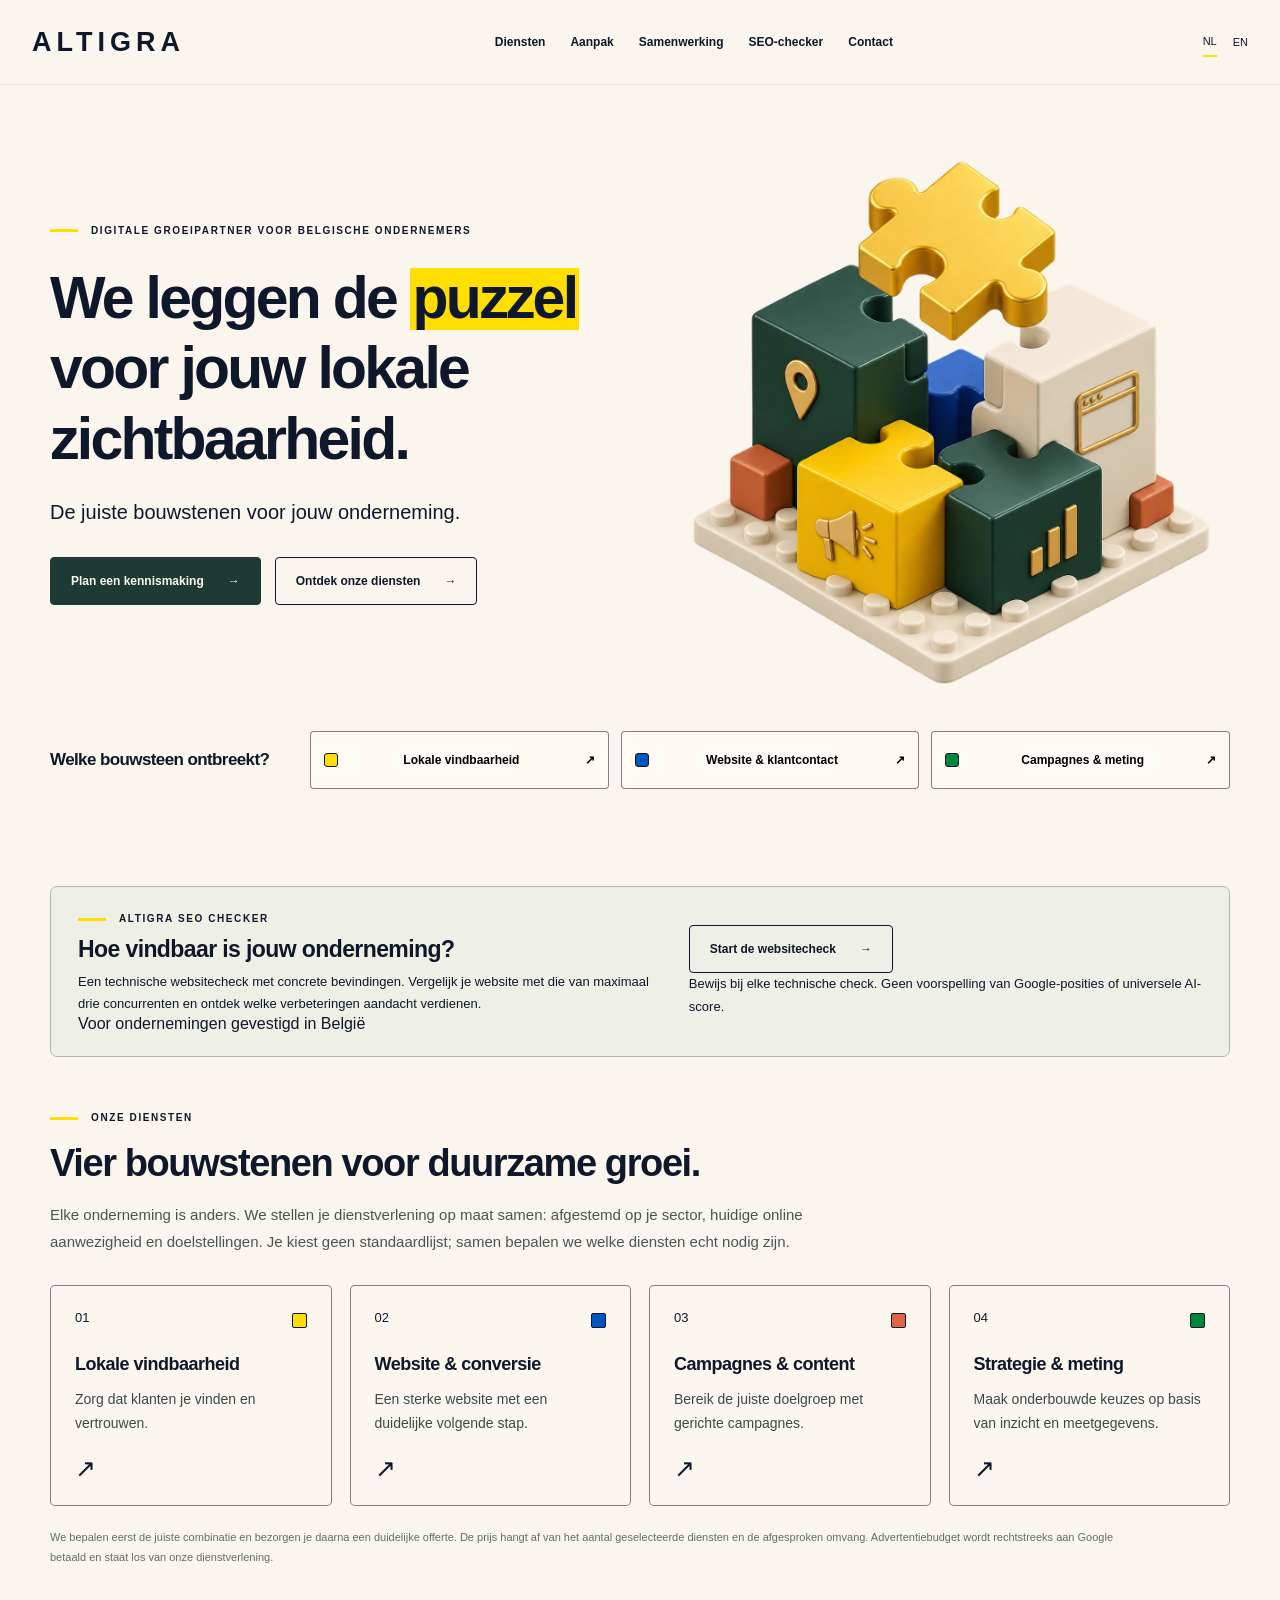
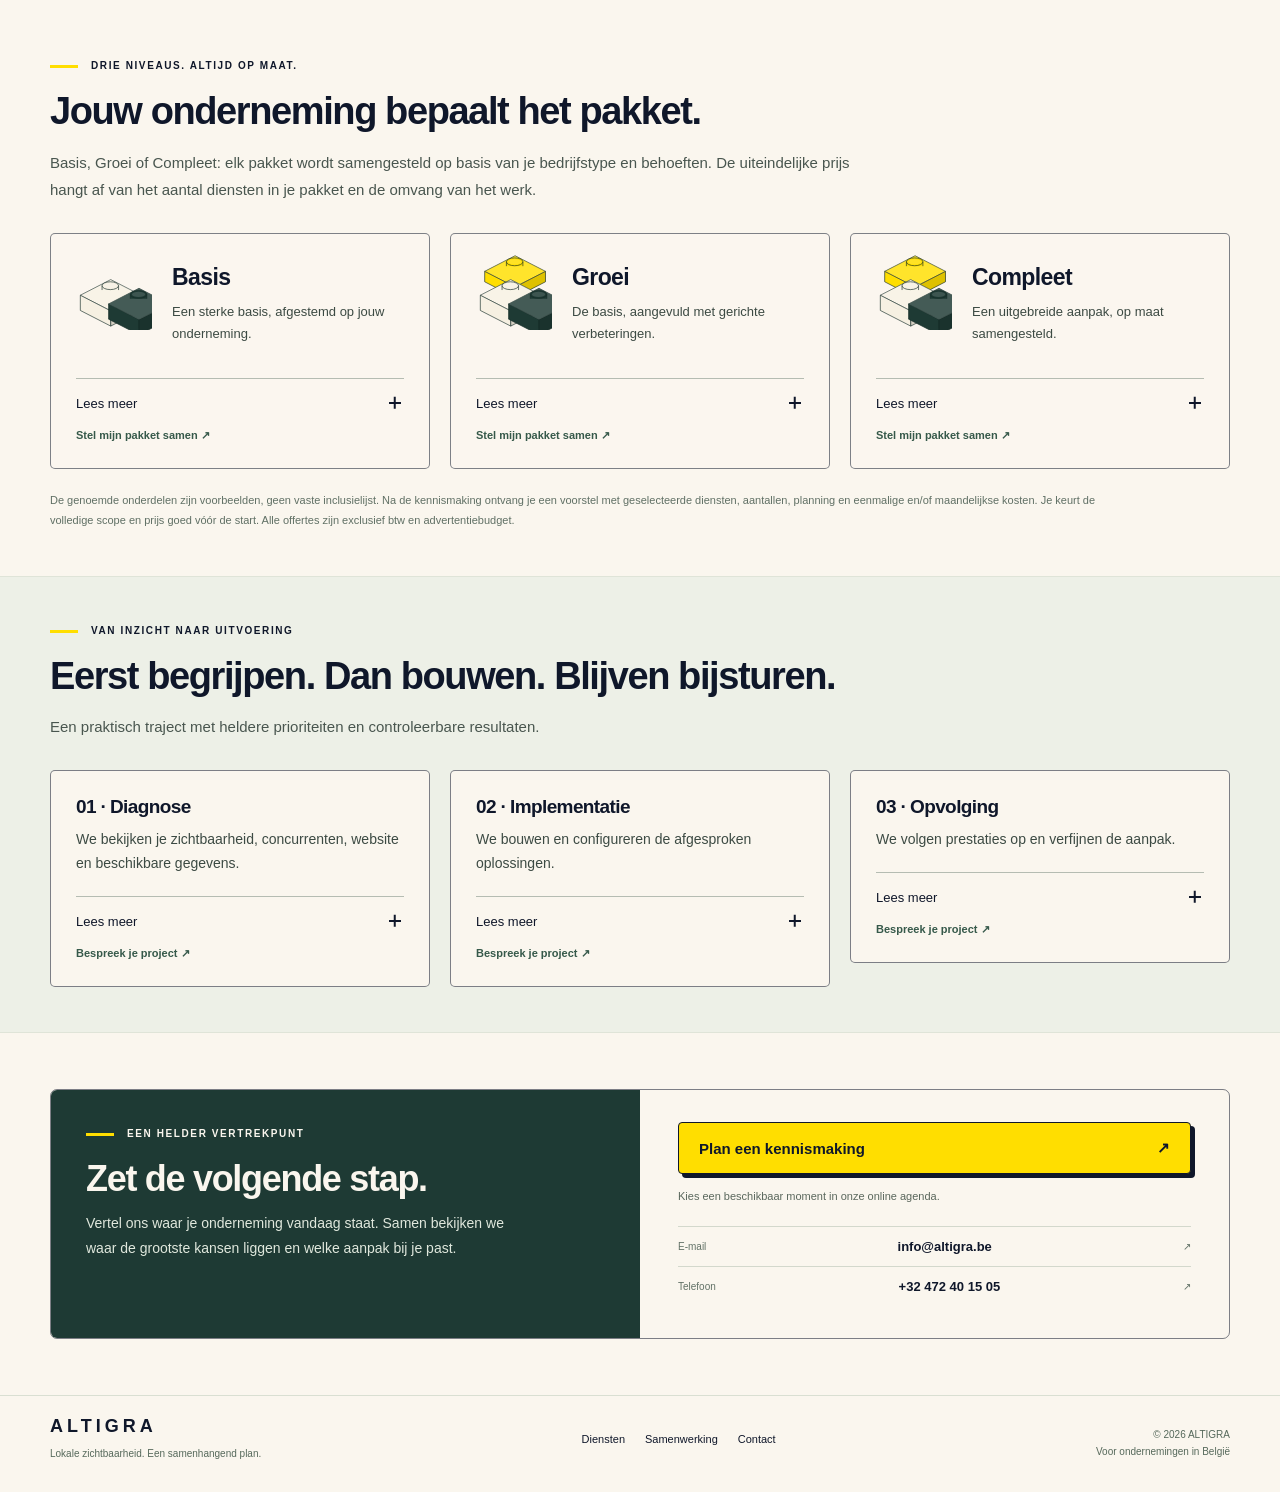
<file: index.html>
<!DOCTYPE html>
<html data-release="puzzle-render-20261025" lang="nl" data-lang="nl">
<head>
<!-- Google tag (gtag.js) -->
<script async src="https://www.googletagmanager.com/gtag/js?id=G-3SEED0XBE9"></script>
<script>
  window.dataLayer = window.dataLayer || [];
  function gtag(){dataLayer.push(arguments);}
  gtag('js', new Date());
  gtag('config', 'G-3SEED0XBE9');
</script>
<meta charset="UTF-8">
<meta name="viewport" content="width=device-width, initial-scale=1, viewport-fit=cover">
<title>ALTIGRA — Lokale zichtbaarheid & digitale groei</title>
<link rel="icon" href="data:image/svg+xml,%3Csvg xmlns=%27http://www.w3.org/2000/svg%27 viewBox=%270 0 100 100%27%3E%3Ctext y=%27.9em%27 font-size=%2790%27%3E%F0%9F%A7%A9%3C/text%3E%3C/svg%3E">
<meta name="description" content="Altigra: lokale SEO, Google Bedrijfsprofiel, websites, Google Ads en content. Ontdek onze diensten en pakketten op maat.">
<link rel="preconnect" href="https://fonts.googleapis.com">
<link rel="preconnect" href="https://fonts.gstatic.com" crossorigin>
<link href="https://fonts.googleapis.com/css2?family=Chakra+Petch:wght@700&family=Space+Mono:wght@400;700&family=Fraunces:ital,opsz,wght@0,9..144,700;1,9..144,400&display=swap" rel="stylesheet">
<style>
:root{--ink:#0f172a;--paper:#faf6ee;--green:#1e3a34;--yellow:#ffde00}*{box-sizing:border-box}html{scroll-behavior:smooth;scroll-padding-top:92px}body{margin:0;background:var(--paper);color:var(--ink);font-family:Inter,Arial,sans-serif;-webkit-font-smoothing:antialiased}a{color:inherit}button{font:inherit}a,button,summary{-webkit-tap-highlight-color:transparent}a:focus-visible,button:focus-visible,summary:focus-visible{outline:3px solid #0055bf;outline-offset:5px}[hidden]{display:none!important}[data-lang=nl] .en,[data-lang=en] .nl{display:none!important}.wrap{width:min(1180px,calc(100% - 64px));margin:auto}header{background:#faf6eef2;position:sticky;top:0;z-index:20;backdrop-filter:blur(12px);border-bottom:1px solid #0f172a15}.nav{width:min(1260px,calc(100% - 64px));margin:auto;display:flex;align-items:center;justify-content:space-between;gap:28px;min-height:84px}.logo{text-decoration:none;font-weight:850;letter-spacing:5px;font-size:27px;text-transform:uppercase}.nav nav{display:flex;align-items:center;gap:25px}.nav nav a{text-decoration:none;font-size:12px;font-weight:550}.nav nav a:hover{color:#00853d}.right{display:flex;align-items:center}.right>.btn{display:none}.lang{display:flex;gap:16px}.lang button{border:0;background:transparent;padding:8px 0;font-size:11px;cursor:pointer;color:var(--ink)}.lang button[aria-pressed=true]{border-bottom:2px solid var(--yellow)}.hero{display:grid;grid-template-columns:1fr 1fr;align-items:center;gap:8px;padding:48px 0 32px;min-height:560px}.tag{display:block;font-size:10px;font-weight:700;letter-spacing:1.6px;text-transform:uppercase;line-height:1.8}.tag:before{content:"";display:inline-block;width:28px;height:3px;background:var(--yellow);margin-right:13px;vertical-align:middle}.hero h1{font-size:clamp(40px,4.6vw,62px);line-height:1.07;letter-spacing:-2.7px;margin:23px 0 22px;max-width:650px;font-weight:800}.hero mark{background:var(--yellow);color:var(--ink);padding:0 5px;margin-left:-5px}.lead{font-size:20px;line-height:1.65;margin:0 0 28px}.btns{display:flex;gap:14px;flex-wrap:wrap}.btn{display:inline-flex;align-items:center;justify-content:space-between;gap:24px;padding:16px 20px;border:1.5px solid var(--ink);border-radius:4px;text-decoration:none;font-size:12px;font-weight:700}.btn.f{background:var(--green);color:var(--paper);border-color:var(--green)}.btn.m{background:transparent}.btn:hover{transform:translateY(-2px)}.hero-art{min-width:0}.system-art{display:block;width:112%;max-width:none;margin-left:-5%;overflow:visible}.floating-piece{animation:snap-in .9s cubic-bezier(.2,.8,.3,1) both}@keyframes snap-in{from{transform:translateY(-24px);opacity:0}to{transform:translateY(0);opacity:1}}.build-explorer{display:grid;grid-template-columns:240px 1fr;align-items:center;gap:20px;padding:5px 0 52px}.build-explorer h2{font-size:17px;letter-spacing:-.6px;margin:0}.build-options{display:grid;grid-template-columns:repeat(3,1fr);gap:12px}.build-options button{display:flex;align-items:center;text-align:left;gap:10px;justify-content:space-between;min-height:58px;padding:13px;border:1px solid #0f172a88;border-radius:4px;background:#fffaf2;font-size:12px;font-weight:650;cursor:pointer}.build-options button[aria-expanded=true]{background:#fff5b7;box-shadow:3px 3px 0 #0f172a}.dot{display:block;width:14px;height:14px;border:1px solid #0f172a;border-radius:3px;flex:none}.yellow{background:#ffde00}.blue{background:#0055bf}.green{background:#00853d}.build-result{grid-column:1/-1;padding:20px 24px;background:#fff8cc;border:1px solid #c4b659;border-radius:6px}.build-result p{font-size:14px;line-height:1.7;margin:0 0 10px}.build-result a{font-size:13px;font-weight:700}
section{padding:45px 0}.sh{max-width:900px;margin-bottom:30px}.sh h2{font-size:38px;line-height:1.15;letter-spacing:-1.4px;margin:15px 0}.sh>p{font-size:15px;line-height:1.8;color:#49564f;max-width:810px;margin:13px 0 0}.brick-decor,.puzzle-decor{display:none}.logic-panel{display:flex;justify-content:space-between;align-items:center;gap:30px;border:1px solid #aeb8ae;background:#eef0e5;border-radius:7px;padding:23px 27px;margin-bottom:52px}.logic-panel h2{font-size:23px;letter-spacing:-.6px;margin:8px 0}.logic-panel p{font-size:13px;line-height:1.7;margin:0;max-width:620px}.logic-panel .small{display:block;margin-top:7px;font-size:10px}.logic-panel .btn{white-space:nowrap}.logic-panel .logic-tags{display:none}.service-groups{display:grid;grid-template-columns:repeat(4,1fr);gap:18px;align-items:start}.service-group{min-width:0;border:1px solid #0f172a88;border-radius:5px;background:#fffaf340;overflow:hidden}.service-group summary{list-style:none;cursor:pointer;padding:24px;position:relative;min-height:210px}.service-group summary::-webkit-details-marker{display:none}.group-marker{display:block;font-size:13px;margin-bottom:28px}.group-marker:after{content:"";position:absolute;right:24px;top:27px;width:13px;height:13px;background:#ffde00;border:1px solid #0f172a;border-radius:2px}.service-group.web .group-marker:after{background:#0055bf}.service-group.campaigns .group-marker:after{background:#df6447}.service-group.strategy .group-marker:after{background:#00853d}.service-group h3{font-size:18px;line-height:1.3;letter-spacing:-.5px;margin:0 0 12px}.service-group summary p{font-size:14px;line-height:1.7;margin:0;color:#3c4a43}.service-arrow{display:block;margin-top:20px;font-size:25px;line-height:1}.service-group[open] .service-arrow{transform:rotate(90deg);transform-origin:12px 12px}.group-services{list-style:none;margin:0;padding:0 24px 24px}.group-services li{padding:17px 0;border-top:1px solid #cfd3c9}.group-services h4{font-size:14px;line-height:1.5;margin:0 0 6px}.group-services p{font-size:12px;line-height:1.7;margin:0;color:#526056}.fine{font-size:11px;line-height:1.8;color:#607065;margin:22px 0 0;max-width:1080px}
.grid3{display:grid;grid-template-columns:repeat(3,1fr);gap:20px;align-items:start}.compact-card{padding:25px;border:1px solid #0f172a88;border-radius:5px;background:#fffaf330;min-width:0}.compact-card h3{font-size:23px;letter-spacing:-.6px;margin:0 0 10px}.compact-card p{font-size:14px;line-height:1.7;margin:0;color:#3c4a43}.package-tagline{min-height:46px}.card-details{margin-top:20px;border-top:1px solid #b5bcb2}.card-details summary{display:flex;align-items:center;justify-content:space-between;list-style:none;padding:15px 0 0;cursor:pointer;font-size:13px}.card-details summary::-webkit-details-marker{display:none}.detail-toggle{width:18px;height:18px;position:relative}.detail-toggle:before,.detail-toggle:after{content:"";position:absolute;background:currentColor;top:8px;left:3px;width:12px;height:1.5px}.detail-toggle:after{transform:rotate(90deg)}details[open]>.detail-toggle:after,.card-details[open] .detail-toggle:after{transform:rotate(0)}.card-details-body{padding-top:17px}.card-details-body ul{list-style:none;padding:0;font-size:12px;line-height:1.8}.card-details-body li{margin:9px 0}.card-details-body li:before{content:"— ";color:#66816c}.package-examples{display:block;font-size:10px;font-weight:700;text-transform:uppercase;margin-top:18px;letter-spacing:1px}.tailored-price{border-top:1px solid #c5cebf;padding-top:15px;margin-top:15px}.tailored-price strong{font-size:14px}.tailored-price p{font-size:11px;margin-top:5px}.service-link{font-size:11px;display:inline-block;margin-top:17px;text-decoration:none;font-weight:650;color:#36594a}.plan-icon{width:76px;height:76px;float:left;margin-right:20px;margin-top:-5px}.plan-card h3{padding-top:5px}.plan-card .package-tagline{font-size:13px;min-height:57px}.plan-card .card-details{clear:both}#process{background:#edf0e7;border-top:1px solid #dfe4d8;border-bottom:1px solid #dfe4d8}#process h3{font-size:19px}#process .compact-card{background:#faf6ee}
#book{padding:56px 0}.contact-panel{display:grid;grid-template-columns:1fr 1fr;border:1px solid #0f172a88;border-radius:7px;overflow:hidden}.contact-story{padding:35px;background:#1e3a34;color:#faf6ee}.contact-story h2{font-size:36px;line-height:1.1;letter-spacing:-1.3px;margin:16px 0 12px}.contact-story>p{font-size:14px;line-height:1.8;margin:0;max-width:420px;color:#e0e8dd}.contact-promises{display:none}.contact-actions{padding:32px 38px;align-self:center}.contact-eyebrow{display:none}.contact-book{display:flex;align-items:center;justify-content:space-between;gap:20px;padding:16px 20px;background:#ffde00;border:1.5px solid #0f172a;box-shadow:4px 4px 0 #0f172a;border-radius:4px;text-decoration:none;font-size:15px;font-weight:700}.contact-note{font-size:11px;color:#5a675c;line-height:1.7;margin:13px 0 20px}.contact-divider{display:none}.contact-method{display:flex;gap:12px;text-decoration:none;align-items:center;justify-content:space-between;border-top:1px solid #d3d8cc;padding:12px 0;font-size:12px}.contact-method>span{font-size:10px;color:#617166}.contact-method strong{font-size:13px}.site-footer{padding:20px 0 30px;border-top:1px solid #d9dfd2}.footer-main{display:flex;align-items:center;justify-content:space-between;gap:22px}.site-footer .logo{font-size:18px;letter-spacing:4px}.site-footer p{font-size:10px;line-height:1.7;color:#56695b;margin:8px 0 0}.site-footer nav{display:flex;gap:20px}.site-footer nav a{font-size:11px;text-decoration:none}.footer-copy{text-align:right}.build-options button:hover,.service-group:hover{border-color:#00853d}summary:hover{color:#1e5940}
@media(min-width:1450px){.hero h1{font-size:65px}}
@media(max-width:1000px){.nav{gap:16px}.nav nav{gap:15px}.hero h1{font-size:46px}.build-explorer{grid-template-columns:1fr}.service-groups{grid-template-columns:repeat(2,1fr)}.service-group summary{min-height:190px}.plan-icon{width:52px;height:52px;margin-right:13px}.compact-card{padding:21px}.logic-panel{flex-direction:column;align-items:flex-start}}
@media(max-width:760px){html{scroll-padding-top:135px}.wrap,.nav{width:calc(100% - 36px)}.nav{padding:17px 0;min-height:0;flex-wrap:wrap;gap:16px}.logo{font-size:23px}.nav nav{order:3;width:100%;gap:17px;justify-content:space-between}.nav nav a{font-size:10px}.right{margin-left:auto}.hero{grid-template-columns:1fr;padding:38px 0 0;gap:0;min-height:0}.hero h1{font-size:43px;letter-spacing:-1.8px;margin-top:19px}.hero .tag{font-size:8px;letter-spacing:1px}.lead{font-size:17px}.btn{font-size:11px;padding:14px 15px;gap:13px}.hero-art{width:100%;max-width:470px;justify-self:center;margin-top:12px}.system-art{width:100%;margin:0}.build-explorer{padding-bottom:20px;gap:15px}.build-options{grid-template-columns:1fr;gap:9px}.build-options button{min-height:48px;padding:12px 15px}.build-explorer h2{font-size:19px}.build-result{padding:18px}.sh h2{font-size:29px;letter-spacing:-1px}.sh>p{font-size:13px}.tag{font-size:9px}.service-groups,.grid3{grid-template-columns:1fr;gap:14px}.service-group summary{min-height:0;padding:21px}.service-group h3{font-size:19px}.group-marker{margin-bottom:16px}.group-marker:after{right:22px;top:23px}.service-group summary p{font-size:13px}.service-arrow{margin-top:14px}.group-services{padding:0 21px 21px}.logic-panel{padding:21px;margin-bottom:34px;gap:18px}.logic-panel h2{font-size:22px}.logic-panel p{font-size:12px}section{padding:30px 0}.sh{margin-bottom:23px}.plan-icon{width:62px;height:62px;margin-right:20px}.plan-card .package-tagline{min-height:42px}.compact-card{padding:22px}.compact-card h3{font-size:23px}.contact-panel{grid-template-columns:1fr}.contact-story{padding:29px}.contact-story h2{font-size:32px}.contact-actions{padding:27px}.contact-book{font-size:14px}.footer-main{align-items:flex-start;flex-wrap:wrap}.footer-copy{text-align:left}.site-footer nav{gap:15px}#book{padding:34px 0}.fine{font-size:10px}}
@media(prefers-reduced-motion:reduce){html{scroll-behavior:auto}.floating-piece{animation:none}.btn:hover{transform:none}}
.hero{gap:30px;grid-template-columns:1.05fr 1fr}.hero-art{min-width:0}.puzzle-render{display:block;width:100%;height:auto;max-width:620px;margin:auto}.hero h1{line-height:1.14}.hero h1 mark{background:linear-gradient(transparent 8%,#ffde00 8%,#ffde00 90%,transparent 90%);padding:0 .06em;margin:0;box-decoration-break:clone;-webkit-box-decoration-break:clone}@media(max-width:760px){.hero{grid-template-columns:1fr;gap:18px}.puzzle-render{max-width:460px}.hero-art{margin-top:0}}.hero h1{line-height:1.2}.hero h1 mark{display:inline-block;background:#ffde00;line-height:1.02;padding:0 .05em .04em;margin:.05em 0;vertical-align:baseline}</style>
<link href="https://fonts.googleapis.com/css2?family=DM+Sans:wght@400;500;600;700&family=Manrope:wght@400;500;600;700;800&display=swap" rel="stylesheet">
</head>
<body><svg width="0" height="0" style="position:absolute" aria-hidden="true"><defs><linearGradient id="brick-top" x1="0" y1="0" x2="1" y2="1"><stop stop-color="white" stop-opacity=".27"/><stop offset="1" stop-color="white" stop-opacity="0"/></linearGradient><linearGradient id="stud-shine" x1="0" y1="0" x2="0" y2="1"><stop stop-color="white" stop-opacity=".55"/><stop offset="1" stop-color="white" stop-opacity=".08"/></linearGradient><symbol id="brick-3d" viewBox="0 0 260 210"><path d="M22 91 117 40 239 100 145 153Z" fill="currentColor"/><path d="M22 91 117 40 239 100 145 153Z" fill="url(#brick-top)"/><path d="M22 91 145 153 145 188 22 126Z" fill="currentColor"/><path d="M22 91 145 153 145 188 22 126Z" fill="#071e20" opacity=".23"/><path d="M145 153 239 100 239 135 145 188Z" fill="currentColor"/><path d="M145 153 239 100 239 135 145 188Z" fill="#071e20" opacity=".42"/><path d="M23 92 145 154 238 101" fill="none" stroke="white" stroke-opacity=".25" stroke-width="1.7"/><path d="M60 73v10a16 8 0 0 0 32 0v-10" fill="currentColor"/><path d="M60 73v10a16 8 0 0 0 32 0v-10" fill="#102e2a" opacity=".25"/><ellipse cx="76" cy="73" rx="16" ry="8" fill="currentColor"/><ellipse cx="76" cy="73" rx="16" ry="8" fill="url(#stud-shine)"/><path d="M63 71q10 -7 23 0" fill="none" stroke="white" stroke-opacity=".42" stroke-width="1.3"/><path d="M96 91v10a16 8 0 0 0 32 0v-10" fill="currentColor"/><path d="M96 91v10a16 8 0 0 0 32 0v-10" fill="#102e2a" opacity=".25"/><ellipse cx="112" cy="91" rx="16" ry="8" fill="currentColor"/><ellipse cx="112" cy="91" rx="16" ry="8" fill="url(#stud-shine)"/><path d="M99 89q10 -7 23 0" fill="none" stroke="white" stroke-opacity=".42" stroke-width="1.3"/><path d="M132 109v10a16 8 0 0 0 32 0v-10" fill="currentColor"/><path d="M132 109v10a16 8 0 0 0 32 0v-10" fill="#102e2a" opacity=".25"/><ellipse cx="148" cy="109" rx="16" ry="8" fill="currentColor"/><ellipse cx="148" cy="109" rx="16" ry="8" fill="url(#stud-shine)"/><path d="M135 107q10 -7 23 0" fill="none" stroke="white" stroke-opacity=".42" stroke-width="1.3"/><path d="M95 54v10a16 8 0 0 0 32 0v-10" fill="currentColor"/><path d="M95 54v10a16 8 0 0 0 32 0v-10" fill="#102e2a" opacity=".25"/><ellipse cx="111" cy="54" rx="16" ry="8" fill="currentColor"/><ellipse cx="111" cy="54" rx="16" ry="8" fill="url(#stud-shine)"/><path d="M98 52q10 -7 23 0" fill="none" stroke="white" stroke-opacity=".42" stroke-width="1.3"/><path d="M131 72v10a16 8 0 0 0 32 0v-10" fill="currentColor"/><path d="M131 72v10a16 8 0 0 0 32 0v-10" fill="#102e2a" opacity=".25"/><ellipse cx="147" cy="72" rx="16" ry="8" fill="currentColor"/><ellipse cx="147" cy="72" rx="16" ry="8" fill="url(#stud-shine)"/><path d="M134 70q10 -7 23 0" fill="none" stroke="white" stroke-opacity=".42" stroke-width="1.3"/><path d="M167 90v10a16 8 0 0 0 32 0v-10" fill="currentColor"/><path d="M167 90v10a16 8 0 0 0 32 0v-10" fill="#102e2a" opacity=".25"/><ellipse cx="183" cy="90" rx="16" ry="8" fill="currentColor"/><ellipse cx="183" cy="90" rx="16" ry="8" fill="url(#stud-shine)"/><path d="M170 88q10 -7 23 0" fill="none" stroke="white" stroke-opacity=".42" stroke-width="1.3"/></symbol></defs></svg>
<svg width="0" height="0" style="position:absolute" aria-hidden="true"><symbol id="pz" viewBox="-12 -12 124 124"><path d="M10 10H40a12 12 0 1 1 20 0H90V40a12 12 0 1 0 0 20V90H60a12 12 0 1 1-20 0H10V60a12 12 0 1 0 0-20V10Z"/></symbol></svg>
<header>
  <div class="nav">
   <a class="logo" href="#top">Altigra</a>
   <nav>
    <a href="#services"><span class="nl">Diensten</span><span class="en">Services</span></a>
    <a href="#process"><span class="nl">Aanpak</span><span class="en">Approach</span></a>
    <a href="#plans"><span class="nl">Samenwerking</span><span class="en">Working together</span></a>
    <a href="/visibility-check.html#checker"><span class="nl">SEO-checker</span><span class="en">SEO checker</span></a>
    <a href="#book">Contact</a>
   </nav>
   <div class="right">
    <div class="lang" role="group" aria-label="Taal / Language">
     <button type="button" data-set="nl" aria-pressed="true">NL</button>
     <button type="button" data-set="en" aria-pressed="false">EN</button>
    </div>
    <a class="btn t sm" href="#book"><span class="nl">Plan een kennismaking</span><span class="en">Book an introduction</span></a>
   </div>
  </div>
</header>

<main id="top"><div class="wrap hero"><div class="hero-copy"><span class="tag"><span class="nl">Digitale groeipartner voor Belgische ondernemers</span><span class="en">Digital growth partner for Belgian businesses</span></span><h1><span class="nl">We leggen de <mark>puzzel</mark> voor jouw lokale zichtbaarheid.</span><span class="en">We build your local visibility, <mark>piece by piece.</mark></span></h1><p class="lead"><span class="nl">De juiste bouwstenen voor jouw onderneming.</span><span class="en">The right building blocks for your business.</span></p><div class="btns"><a class="btn f" href="#book"><span class="nl">Plan een kennismaking</span><span class="en">Book an introduction</span> <span aria-hidden="true">→</span></a><a class="btn m" href="#services"><span class="nl">Ontdek onze diensten</span><span class="en">Explore our services</span> <span aria-hidden="true">→</span></a></div></div><div class="hero-art"><img class="puzzle-render" src="[data-uri]" width="1254" height="1254" fetchpriority="high" decoding="async" alt="Interlocking puzzle blocks for local visibility, websites, campaigns and measurement"></div></div><section class="build-explorer wrap" aria-labelledby="builder-title"><h2 id="builder-title"><span class="nl">Welke bouwsteen ontbreekt?</span><span class="en">Which building block is missing?</span></h2><div class="build-options"><button type="button" aria-expanded="false" aria-controls="build-local" data-group="local"><i class="dot yellow"></i><span class="nl">Lokale vindbaarheid</span><span class="en">Local visibility</span><span aria-hidden="true">↗</span></button><button type="button" aria-expanded="false" aria-controls="build-web" data-group="web"><i class="dot blue"></i><span class="nl">Website & klantcontact</span><span class="en">Website & enquiries</span><span aria-hidden="true">↗</span></button><button type="button" aria-expanded="false" aria-controls="build-campaigns" data-group="campaigns"><i class="dot green"></i><span class="nl">Campagnes & meting</span><span class="en">Campaigns & measurement</span><span aria-hidden="true">↗</span></button></div><div class="build-result" id="build-local" hidden><p><span class="nl">Maak je onderneming vindbaar in jouw regio, met lokale SEO en een sterk Google Bedrijfsprofiel.</span><span class="en">Help local customers find you with local SEO and a strong Google Business Profile.</span></p><a href="#services"><span class="nl">Ontdek welke aanpak bij je past</span><span class="en">Find the right approach</span> →</a></div><div class="build-result" id="build-web" hidden><p><span class="nl">Maak van je website een duidelijk vertrekpunt voor klantcontact, met gerichte pagina’s en eenvoudige contactmogelijkheden.</span><span class="en">Turn your website into a clear route to enquiries, with focused pages and simple contact options.</span></p><a href="#services"><span class="nl">Ontdek welke aanpak bij je past</span><span class="en">Find the right approach</span> →</a></div><div class="build-result" id="build-campaigns" hidden><p><span class="nl">Verbind gerichte Google Ads en content met tracking en rapportage, zodat je weet wat aandacht verdient.</span><span class="en">Connect targeted Google Ads and content with tracking and reporting to see what needs attention.</span></p><a href="#services"><span class="nl">Ontdek welke aanpak bij je past</span><span class="en">Find the right approach</span> →</a></div></section><section id="services"><div class="wrap"><div class="logic-panel"><div><span class="tag">ALTIGRA SEO CHECKER</span><h2><span class="nl">Hoe vindbaar is jouw onderneming?</span><span class="en">How discoverable is your business?</span></h2><p><span class="nl">Een technische websitecheck met concrete bevindingen. Vergelijk je website met die van maximaal drie concurrenten en ontdek welke verbeteringen aandacht verdienen.</span><span class="en">A technical website check with clear findings. Compare your website with up to three competitors’ sites and see which improvements need attention.</span></p><span class="logic-chip"><span class="nl">Voor ondernemingen gevestigd in België</span><span class="en">For businesses established in Belgium</span></span></div><div class="logic-actions"><a class="btn" href="/visibility-check.html#checker"><span class="nl">Start de websitecheck</span><span class="en">Start your visibility check</span> &rarr;</a><p><span class="nl">Bewijs bij elke technische check. Geen voorspelling van Google-posities of universele AI-score.</span><span class="en">Evidence with every technical check. No Google ranking prediction or universal AI score.</span></p></div></div><div class="sh"><span class="tag"><span class="nl">Onze diensten</span><span class="en">Our services</span></span><h2><span class="nl">Vier bouwstenen voor duurzame groei.</span><span class="en">Four building blocks for sustainable growth.</span></h2><p><span class="nl">Elke onderneming is anders. We stellen je dienstverlening op maat samen: afgestemd op je sector, huidige online aanwezigheid en doelstellingen. Je kiest geen standaardlijst; samen bepalen we welke diensten echt nodig zijn.</span><span class="en">Every business is different. We tailor your services to your sector, current online presence and objectives. Together, we select the services your business actually needs.</span></p></div><div class="service-groups"><details class="service-group local" aria-labelledby="group-local"><summary><span class="group-marker" aria-hidden="true">01</span><div><h3 id="group-local"><span class="nl">Lokale vindbaarheid</span><span class="en">Local visibility</span></h3><p><span class="nl">Zorg dat klanten je vinden en vertrouwen.</span><span class="en">Help customers find and trust your business.</span></p></div><span class="service-arrow" aria-hidden="true">↗</span></summary><ul class="group-services"><li><h4><span class="nl">Google Bedrijfsprofiel</span><span class="en">Google Business Profile</span></h4><p><span class="nl">Inrichting en optimalisatie van categorieën, diensten en profielgegevens.</span><span class="en">Setup and optimisation of categories, services and profile information.</span></p></li><li><h4><span class="nl">Lokale SEO</span><span class="en">Local SEO</span></h4><p><span class="nl">Maandelijkse optimalisatie van profiel, lokale pagina’s, titels en interne links.</span><span class="en">Monthly work on your profile, local pages, titles and internal links.</span></p></li><li><h4><span class="nl">Bedrijfsvermeldingen opschonen</span><span class="en">Business listing cleanup</span></h4><p><span class="nl">Bedrijvengidsen, kaarten en consistente naam-, adres- en telefoongegevens.</span><span class="en">Directories, maps and consistent business name, address and phone details.</span></p></li><li><h4><span class="nl">AI-zichtbaarheid · GEO/AEO</span><span class="en">AI visibility · GEO/AEO</span></h4><p><span class="nl">Onderzoek en verbetering van je vindbaarheid in AI-antwoorden; steekproeven met bronvermelding.</span><span class="en">Research and optimisation to help your business appear in AI answers, with sample checks and source references.</span></p></li></ul></details><details class="service-group web" aria-labelledby="group-web"><summary><span class="group-marker" aria-hidden="true">02</span><div><h3 id="group-web"><span class="nl">Website & conversie</span><span class="en">Website & conversion</span></h3><p><span class="nl">Een sterke website met een duidelijke volgende stap.</span><span class="en">A strong website with a clear next step.</span></p></div><span class="service-arrow" aria-hidden="true">↗</span></summary><ul class="group-services"><li><h4><span class="nl">Technische SEO-sprint</span><span class="en">Technical SEO sprint</span></h4><p><span class="nl">Snelheid, mobiele bruikbaarheid, indexering en gestructureerde gegevens.</span><span class="en">Speed, mobile usability, indexing and structured data.</span></p></li><li><h4><span class="nl">Lokale landingspagina’s & content</span><span class="en">Local landing pages & content</span></h4><p><span class="nl">Gerichte pagina’s voor je diensten, regio’s en klantvragen.</span><span class="en">Focused pages for your services, locations and customer questions.</span></p></li><li><h4><span class="nl">One-page website / landingspagina</span><span class="en">One-page website / landing page</span></h4><p><span class="nl">Een overzichtelijke, mobielvriendelijke pagina voor je aanbod en klantcontact.</span><span class="en">A clear, mobile-friendly page presenting your offer and contact options.</span></p></li><li><h4><span class="nl">WhatsApp Business & Click-to-WhatsApp</span><span class="en">WhatsApp Business & Click-to-WhatsApp</span></h4><p><span class="nl">Een professioneel bedrijfsaccount en een eenvoudige manier om contact op te nemen via WhatsApp.</span><span class="en">A professional business account and an easy way for customers to contact you through WhatsApp.</span></p></li></ul></details><details class="service-group campaigns" aria-labelledby="group-campaigns"><summary><span class="group-marker" aria-hidden="true">03</span><div><h3 id="group-campaigns"><span class="nl">Campagnes & content</span><span class="en">Campaigns & content</span></h3><p><span class="nl">Bereik de juiste doelgroep met gerichte campagnes.</span><span class="en">Reach the right audience with focused campaigns.</span></p></div><span class="service-arrow" aria-hidden="true">↗</span></summary><ul class="group-services"><li><h4><span class="nl">Google Ads</span><span class="en">Google Ads</span></h4><p><span class="nl">Campagneopzet, zoektermen, uitsluitingen, budgetten en doorlopende optimalisatie.</span><span class="en">Campaign setup, search terms, exclusions, budgets and ongoing optimisation.</span></p></li><li><h4><span class="nl">Socialmediacontent & advertentiemateriaal</span><span class="en">Social media content & ad creative</span></h4><p><span class="nl">Content en advertentiemateriaal afgestemd op je merk en kanalen.</span><span class="en">Content and ad creative tailored to your brand and channels.</span></p></li></ul></details><details class="service-group strategy" aria-labelledby="group-strategy"><summary><span class="group-marker" aria-hidden="true">04</span><div><h3 id="group-strategy"><span class="nl">Strategie & meting</span><span class="en">Strategy & measurement</span></h3><p><span class="nl">Maak onderbouwde keuzes op basis van inzicht en meetgegevens.</span><span class="en">Make informed decisions based on insights and performance data.</span></p></div><span class="service-arrow" aria-hidden="true">↗</span></summary><ul class="group-services"><li><h4><span class="nl">Zichtbaarheidsaudit & strategie</span><span class="en">Visibility audit & strategy</span></h4><p><span class="nl">Posities, concurrenten, Google-profiel, website en een 90-dagenplan.</span><span class="en">Rankings, competitors, Google profile, website and a 90-day roadmap.</span></p></li><li><h4><span class="nl">Tracking & rapportage</span><span class="en">Tracking & reporting</span></h4><p><span class="nl">GA4, Search Console, oproep- en formuliermetingen en een maandrapport.</span><span class="en">GA4, Search Console, call and form tracking, and a monthly report.</span></p></li></ul></details></div><p class="fine"><span class="nl">We bepalen eerst de juiste combinatie en bezorgen je daarna een duidelijke offerte. De prijs hangt af van het aantal geselecteerde diensten en de afgesproken omvang. Advertentiebudget wordt rechtstreeks aan Google betaald en staat los van onze dienstverlening.</span><span class="en">We first identify the right combination, then provide a clear quote. Pricing depends on the number of services selected and the agreed scope. Ad spend is paid directly to Google and is separate from our service fees.</span></p></div></section><section id="plans"><svg class="brick-decor" viewBox="0 0 260 210" aria-hidden="true"><use href="#brick-3d"/></svg><div class="wrap"><div class="sh"><span class="tag"><span class="nl">Drie niveaus. Altijd op maat.</span><span class="en">Three levels. Always tailored.</span></span><h2><span class="nl">Jouw onderneming bepaalt het pakket.</span><span class="en">Your business shapes the package.</span></h2><p><span class="nl">Basis, Groei of Compleet: elk pakket wordt samengesteld op basis van je bedrijfstype en behoeften. De uiteindelijke prijs hangt af van het aantal diensten in je pakket en de omvang van het werk.</span><span class="en">Essential, Growth or Complete: every package is built around your business type and needs. The final price depends on the number of services in your package and the scope of work.</span></p></div><div class="grid3"><article class="card plan-card compact-card"><div><svg class="plan-icon" viewBox="0 0 175 175" aria-hidden="true"><g  transform="translate(10 95)" stroke="#172d29" stroke-width="1.5" stroke-linejoin="round"><path d="M0 0 70 -36 140 0 70 36Z" fill="#f6f0e2"/><path d="M0 0 70 36V71L0 35Z" fill="#f6f0e2"/><path d="M70 36 140 0V35L70 71Z" fill="#f6f0e2"/><path d="M70 36 140 0V35L70 71Z" fill="#000" opacity=".13" stroke="none"/><path d="M0 0 70 -36 140 0 70 36Z" fill="#fff" opacity=".17" stroke="none"/><path d="M50 -12v-10h38v10" fill="#f6f0e2"/><ellipse cx="69" cy="-22" rx="19" ry="9" fill="#f6f0e2"/><ellipse cx="69" cy="-22" rx="15" ry="6" fill="#fff" opacity=".14" stroke="none"/></g><g  transform="translate(75 115)" stroke="#172d29" stroke-width="1.5" stroke-linejoin="round"><path d="M0 0 70 -36 140 0 70 36Z" fill="#1E3A34"/><path d="M0 0 70 36V71L0 35Z" fill="#1E3A34"/><path d="M70 36 140 0V35L70 71Z" fill="#1E3A34"/><path d="M70 36 140 0V35L70 71Z" fill="#000" opacity=".13" stroke="none"/><path d="M0 0 70 -36 140 0 70 36Z" fill="#fff" opacity=".17" stroke="none"/><path d="M50 -12v-10h38v10" fill="#1E3A34"/><ellipse cx="69" cy="-22" rx="19" ry="9" fill="#1E3A34"/><ellipse cx="69" cy="-22" rx="15" ry="6" fill="#fff" opacity=".14" stroke="none"/></g></svg><h3><span class="nl">Basis</span><span class="en">Essential</span></h3><p class="package-tagline"><span class="nl">Een sterke basis, afgestemd op jouw onderneming.</span><span class="en">A strong foundation tailored to your business.</span></p></div><details class="card-details"><summary><span class="nl">Lees meer</span><span class="en">Read more</span><span class="detail-toggle" aria-hidden="true"></span></summary><div class="card-details-body"><p><span class="nl">We combineren de essentiële diensten die nodig zijn om je online aanwezigheid goed in te richten. De selectie hangt af van je bedrijfstype en wat vandaag ontbreekt.</span><span class="en">We combine the essential services needed to establish your online presence. The selection depends on your business type and current gaps.</span></p><span class="package-examples"><span class="nl">Mogelijke onderdelen</span><span class="en">Possible inclusions</span></span><ul><li><span class="nl">Zichtbaarheidsaudit en prioriteiten</span><span class="en">Visibility audit and priorities</span></li><li><span class="nl">Google Bedrijfsprofiel en lokale bedrijfsvermeldingen</span><span class="en">Google Business Profile and local business listings</span></li><li><span class="nl">Duidelijke contactmogelijkheden</span><span class="en">Clear contact options</span></li></ul><div class="tailored-price"><strong><span class="nl">Prijs op maat</span><span class="en">Tailored quote</span></strong><p><span class="nl">Afhankelijk van je bedrijfstype, behoeften en het aantal geselecteerde diensten.</span><span class="en">Based on your business type, needs and the number of services selected.</span></p></div></div></details><a class="service-link" href="#book"><span class="nl">Stel mijn pakket samen</span><span class="en">Build my package</span> ↗</a></article><article class="card plan-card compact-card"><div><svg class="plan-icon" viewBox="0 0 175 175" aria-hidden="true"><g  transform="translate(20 40)" stroke="#172d29" stroke-width="1.5" stroke-linejoin="round"><path d="M0 0 70 -36 140 0 70 36Z" fill="#ffde00"/><path d="M0 0 70 36V60L0 24Z" fill="#ffde00"/><path d="M70 36 140 0V24L70 60Z" fill="#ffde00"/><path d="M70 36 140 0V24L70 60Z" fill="#000" opacity=".13" stroke="none"/><path d="M0 0 70 -36 140 0 70 36Z" fill="#fff" opacity=".17" stroke="none"/><path d="M50 -12v-10h38v10" fill="#ffde00"/><ellipse cx="69" cy="-22" rx="19" ry="9" fill="#ffde00"/><ellipse cx="69" cy="-22" rx="15" ry="6" fill="#fff" opacity=".14" stroke="none"/></g><g  transform="translate(10 95)" stroke="#172d29" stroke-width="1.5" stroke-linejoin="round"><path d="M0 0 70 -36 140 0 70 36Z" fill="#f6f0e2"/><path d="M0 0 70 36V71L0 35Z" fill="#f6f0e2"/><path d="M70 36 140 0V35L70 71Z" fill="#f6f0e2"/><path d="M70 36 140 0V35L70 71Z" fill="#000" opacity=".13" stroke="none"/><path d="M0 0 70 -36 140 0 70 36Z" fill="#fff" opacity=".17" stroke="none"/><path d="M50 -12v-10h38v10" fill="#f6f0e2"/><ellipse cx="69" cy="-22" rx="19" ry="9" fill="#f6f0e2"/><ellipse cx="69" cy="-22" rx="15" ry="6" fill="#fff" opacity=".14" stroke="none"/></g><g  transform="translate(75 115)" stroke="#172d29" stroke-width="1.5" stroke-linejoin="round"><path d="M0 0 70 -36 140 0 70 36Z" fill="#1E3A34"/><path d="M0 0 70 36V71L0 35Z" fill="#1E3A34"/><path d="M70 36 140 0V35L70 71Z" fill="#1E3A34"/><path d="M70 36 140 0V35L70 71Z" fill="#000" opacity=".13" stroke="none"/><path d="M0 0 70 -36 140 0 70 36Z" fill="#fff" opacity=".17" stroke="none"/><path d="M50 -12v-10h38v10" fill="#1E3A34"/><ellipse cx="69" cy="-22" rx="19" ry="9" fill="#1E3A34"/><ellipse cx="69" cy="-22" rx="15" ry="6" fill="#fff" opacity=".14" stroke="none"/></g></svg><h3><span class="nl">Groei</span><span class="en">Growth</span></h3><p class="package-tagline"><span class="nl">De basis, aangevuld met gerichte verbeteringen.</span><span class="en">The essentials, plus focused improvements.</span></p></div><details class="card-details"><summary><span class="nl">Lees meer</span><span class="en">Read more</span><span class="detail-toggle" aria-hidden="true"></span></summary><div class="card-details-body"><p><span class="nl">We bouwen voort op de basis met gerichte verbeteringen. Samen kiezen we de diensten die je onderneming helpen om beter vindbaar te worden en meer relevante klantaanvragen te ontvangen.</span><span class="en">We build on the essentials with targeted improvements. Together, we choose the services that help customers find your business and make relevant enquiries.</span></p><span class="package-examples"><span class="nl">Mogelijke onderdelen</span><span class="en">Possible inclusions</span></span><ul><li><span class="nl">De relevante basisdiensten</span><span class="en">Relevant basic services</span></li><li><span class="nl">Lokale SEO, technische verbeteringen en content</span><span class="en">Local SEO, technical improvements and content</span></li><li><span class="nl">Tracking, rapportage, WhatsApp of advertenties waar nodig</span><span class="en">Tracking, reporting, WhatsApp or advertising where needed</span></li></ul><div class="tailored-price"><strong><span class="nl">Prijs op maat</span><span class="en">Tailored quote</span></strong><p><span class="nl">Afhankelijk van je bedrijfstype, behoeften en het aantal geselecteerde diensten.</span><span class="en">Based on your business type, needs and the number of services selected.</span></p></div></div></details><a class="service-link" href="#book"><span class="nl">Stel mijn pakket samen</span><span class="en">Build my package</span> ↗</a></article><article class="card plan-card compact-card"><div><svg class="plan-icon" viewBox="0 0 175 175" aria-hidden="true"><g  transform="translate(20 40)" stroke="#172d29" stroke-width="1.5" stroke-linejoin="round"><path d="M0 0 70 -36 140 0 70 36Z" fill="#ffde00"/><path d="M0 0 70 36V60L0 24Z" fill="#ffde00"/><path d="M70 36 140 0V24L70 60Z" fill="#ffde00"/><path d="M70 36 140 0V24L70 60Z" fill="#000" opacity=".13" stroke="none"/><path d="M0 0 70 -36 140 0 70 36Z" fill="#fff" opacity=".17" stroke="none"/><path d="M50 -12v-10h38v10" fill="#ffde00"/><ellipse cx="69" cy="-22" rx="19" ry="9" fill="#ffde00"/><ellipse cx="69" cy="-22" rx="15" ry="6" fill="#fff" opacity=".14" stroke="none"/></g><g  transform="translate(10 95)" stroke="#172d29" stroke-width="1.5" stroke-linejoin="round"><path d="M0 0 70 -36 140 0 70 36Z" fill="#f6f0e2"/><path d="M0 0 70 36V71L0 35Z" fill="#f6f0e2"/><path d="M70 36 140 0V35L70 71Z" fill="#f6f0e2"/><path d="M70 36 140 0V35L70 71Z" fill="#000" opacity=".13" stroke="none"/><path d="M0 0 70 -36 140 0 70 36Z" fill="#fff" opacity=".17" stroke="none"/><path d="M50 -12v-10h38v10" fill="#f6f0e2"/><ellipse cx="69" cy="-22" rx="19" ry="9" fill="#f6f0e2"/><ellipse cx="69" cy="-22" rx="15" ry="6" fill="#fff" opacity=".14" stroke="none"/></g><g  transform="translate(75 115)" stroke="#172d29" stroke-width="1.5" stroke-linejoin="round"><path d="M0 0 70 -36 140 0 70 36Z" fill="#1E3A34"/><path d="M0 0 70 36V71L0 35Z" fill="#1E3A34"/><path d="M70 36 140 0V35L70 71Z" fill="#1E3A34"/><path d="M70 36 140 0V35L70 71Z" fill="#000" opacity=".13" stroke="none"/><path d="M0 0 70 -36 140 0 70 36Z" fill="#fff" opacity=".17" stroke="none"/><path d="M50 -12v-10h38v10" fill="#1E3A34"/><ellipse cx="69" cy="-22" rx="19" ry="9" fill="#1E3A34"/><ellipse cx="69" cy="-22" rx="15" ry="6" fill="#fff" opacity=".14" stroke="none"/></g></svg><h3><span class="nl">Compleet</span><span class="en">Complete</span></h3><p class="package-tagline"><span class="nl">Een uitgebreide aanpak, op maat samengesteld.</span><span class="en">A comprehensive approach tailored to your business.</span></p></div><details class="card-details"><summary><span class="nl">Lees meer</span><span class="en">Read more</span><span class="detail-toggle" aria-hidden="true"></span></summary><div class="card-details-body"><p><span class="nl">We bekijken de volledige dienstenlijst en stellen een uitgebreid pakket samen. Van basis en optimalisatie tot de premiumdiensten die passen bij jouw sector en ambities.</span><span class="en">We review the full service list and build a comprehensive package, from essentials and optimisation to premium services that fit your sector and ambitions.</span></p><span class="package-examples"><span class="nl">Mogelijke onderdelen</span><span class="en">Possible inclusions</span></span><ul><li><span class="nl">Basis- en groeidiensten in één samenhangend plan</span><span class="en">Basic and growth services in one coordinated plan</span></li><li><span class="nl">Google Ads en doorlopende optimalisatie</span><span class="en">Google Ads and ongoing optimisation</span></li><li><span class="nl">AI-zichtbaarheid, website en socialmediacontent waar nodig</span><span class="en">AI visibility, website and social media content where needed</span></li></ul><div class="tailored-price"><strong><span class="nl">Prijs op maat</span><span class="en">Tailored quote</span></strong><p><span class="nl">Afhankelijk van je bedrijfstype, behoeften en het aantal geselecteerde diensten.</span><span class="en">Based on your business type, needs and the number of services selected.</span></p></div></div></details><a class="service-link" href="#book"><span class="nl">Stel mijn pakket samen</span><span class="en">Build my package</span> ↗</a></article></div><p class="fine"><span class="nl">De genoemde onderdelen zijn voorbeelden, geen vaste inclusielijst. Na de kennismaking ontvang je een voorstel met geselecteerde diensten, aantallen, planning en eenmalige en/of maandelijkse kosten. Je keurt de volledige scope en prijs goed vóór de start. Alle offertes zijn exclusief btw en advertentiebudget.</span><span class="en">The inclusions above are examples, not fixed bundles. After the introduction, you receive a proposal detailing selected services, quantities, timing and one-time and/or monthly fees. You approve the complete scope and price before work begins. All quotes exclude VAT and ad spend.</span></p></div></section><section id="process"><svg class="brick-decor" viewBox="0 0 260 210" aria-hidden="true" focusable="false"><use href="#brick-3d"/></svg><svg class="puzzle-decor" viewBox="-12 -12 124 124" aria-hidden="true"><use href="#pz"/></svg><div class="wrap"><div class="sh"><span class="tag"><span class="nl">Van inzicht naar uitvoering</span><span class="en">From assessment to delivery</span></span><h2><span class="nl">Eerst begrijpen. Dan bouwen. Blijven bijsturen.</span><span class="en">Understand first. Build next. Keep improving.</span></h2><p><span class="nl">Een praktisch traject met heldere prioriteiten en controleerbare resultaten.</span><span class="en">A practical process with clear priorities and verifiable results.</span></p></div><div class="grid3"><article class="card compact-card"><div><h3><span class="nl">01 · Diagnose</span><span class="en">01 · Assessment</span></h3><p><span class="nl">We bekijken je zichtbaarheid, concurrenten, website en beschikbare gegevens.</span><span class="en">We review your visibility, competitors, website and available data.</span></p></div><details class="card-details"><summary><span class="nl">Lees meer</span><span class="en">Read more</span><span class="detail-toggle" aria-hidden="true"></span></summary><div class="card-details-body"><ul><li><span class="nl">Nulmeting, knelpunten en een plan met duidelijke prioriteiten</span><span class="en">Baseline assessment, bottlenecks and a prioritised action plan</span></li></ul></div></details><a class="service-link" href="#book"><span class="nl">Bespreek je project</span><span class="en">Discuss your project</span> ↗</a></article><article class="card compact-card"><div><h3><span class="nl">02 · Implementatie</span><span class="en">02 · Implementation</span></h3><p><span class="nl">We bouwen en configureren de afgesproken oplossingen.</span><span class="en">We build and configure the agreed solutions.</span></p></div><details class="card-details"><summary><span class="nl">Lees meer</span><span class="en">Read more</span><span class="detail-toggle" aria-hidden="true"></span></summary><div class="card-details-body"><ul><li><span class="nl">Profieloptimalisatie, content, tracking en campagne-inrichting</span><span class="en">Profile optimisation, content, tracking and campaign setup</span></li></ul></div></details><a class="service-link" href="#book"><span class="nl">Bespreek je project</span><span class="en">Discuss your project</span> ↗</a></article><article class="card compact-card"><div><h3><span class="nl">03 · Opvolging</span><span class="en">03 · Review</span></h3><p><span class="nl">We volgen prestaties op en verfijnen de aanpak.</span><span class="en">We review performance and refine the approach.</span></p></div><details class="card-details"><summary><span class="nl">Lees meer</span><span class="en">Read more</span><span class="detail-toggle" aria-hidden="true"></span></summary><div class="card-details-body"><ul><li><span class="nl">Resultaten, uitgevoerde wijzigingen en concrete volgende stappen</span><span class="en">Results, completed changes and specific next steps</span></li></ul></div></details><a class="service-link" href="#book"><span class="nl">Bespreek je project</span><span class="en">Discuss your project</span> ↗</a></article></div></div></section><section id="book" aria-labelledby="consult-heading"><div class="wrap"><div class="contact-panel"><div class="contact-story"><span class="tag"><span class="nl">Een helder vertrekpunt</span><span class="en">A clear starting point</span></span><h2 id="consult-heading"><span class="nl">Zet de volgende stap.</span><span class="en">Take the next step.</span></h2><p><span class="nl">Vertel ons waar je onderneming vandaag staat. Samen bekijken we waar de grootste kansen liggen en welke aanpak bij je past.</span><span class="en">Tell us where your business stands today. Together, we explore the biggest opportunities and find an approach that fits.</span></p><div class="contact-promises"><span><span class="nl">Vrijblijvend gesprek</span><span class="en">No-obligation conversation</span></span><span><span class="nl">Concrete volgende stappen</span><span class="en">Practical next steps</span></span></div></div><div class="contact-actions"><span class="contact-eyebrow"><span class="nl">Laten we kennismaken</span><span class="en">Let’s get acquainted</span></span><a class="contact-book" href="https://calendly.com/altigra" target="_blank" rel="noopener"><span class="nl">Plan een kennismaking</span><span class="en">Book an introduction</span> <span aria-hidden="true">↗</span></a><p class="contact-note"><span class="nl">Kies een beschikbaar moment in onze online agenda.</span><span class="en">Choose an available time in our online calendar.</span></p><div class="contact-divider"><span class="nl">Of neem rechtstreeks contact op</span><span class="en">Or contact us directly</span></div><a class="contact-method" href="mailto:info@altigra.be"><span>E-mail</span><strong>info@altigra.be</strong><span aria-hidden="true">↗</span></a><a class="contact-method" href="tel:+32472401505"><span><span class="nl">Telefoon</span><span class="en">Phone</span></span><strong>+32 472 40 15 05</strong><span aria-hidden="true">↗</span></a></div></div></div></section>
</main><footer class="site-footer"><div class="wrap footer-main"><div><a class="logo" href="#top">Altigra</a><p><span class="nl">Lokale zichtbaarheid. Een samenhangend plan.</span><span class="en">Local visibility. One connected plan.</span></p></div><nav aria-label="Footer"><a href="#services"><span class="nl">Diensten</span><span class="en">Services</span></a><a href="#plans"><span class="nl">Samenwerking</span><span class="en">Working together</span></a><a href="#book">Contact</a></nav><p class="footer-copy">© 2026 ALTIGRA<br><span class="nl">Voor ondernemingen in België</span><span class="en">For businesses in Belgium</span></p></div></footer>

<script>
(function(){
var T={nl:{opts:["Bel mij terug","Op locatie in Wijnegem en omgeving","Online gesprek"],subj:"Consultancy boeken",lines:["Naam","Bedrijf","Contact","Voorkeur","Bericht"],hi:"Hallo Altigra,"},
en:{opts:["Call me back","On location in Wijnegem and area","Online meeting"],subj:"Book an introduction",lines:["Name","Business","Contact","Preference","Message"],hi:"Hello Altigra,"}};
var root=document.documentElement,lang="nl";
try{var s=localStorage.getItem("altigra-lang");if(s==="nl"||s==="en")lang=s}catch(e){}
function set(l){lang=l;root.setAttribute("data-lang",l);root.lang=l;
 document.querySelectorAll(".lang button").forEach(function(b){b.setAttribute("aria-pressed",b.dataset.set===l?"true":"false")});
 document.title=l==="nl"?"ALTIGRA — Lokale zichtbaarheid & digitale groei":"ALTIGRA — Local visibility & digital growth";
 try{localStorage.setItem("altigra-lang",l)}catch(e){}
}
document.querySelectorAll(".lang button").forEach(function(b){b.addEventListener("click",function(){set(b.dataset.set)})});
document.querySelectorAll("[data-m]").forEach(function(e){e.textContent=e.dataset.m.repeat(12)});
set(lang);
})();
</script>
<script>document.querySelectorAll("[data-group]").forEach(function(button){button.addEventListener("click",function(){var wasOpen=button.getAttribute("aria-expanded")==="true";document.querySelectorAll("[data-group]").forEach(function(b){b.setAttribute("aria-expanded","false")});document.querySelectorAll(".build-result").forEach(function(p){p.hidden=true});if(!wasOpen){button.setAttribute("aria-expanded","true");document.getElementById(button.getAttribute("aria-controls")).hidden=false}})});</script><script>function setPuzzleAlt(){var image=document.querySelector(".puzzle-render");if(image)image.alt=document.documentElement.lang==="nl"?"In elkaar passende puzzelblokken voor lokale vindbaarheid, websites, campagnes en meting":"Interlocking puzzle blocks for local visibility, websites, campaigns and measurement"}document.querySelectorAll("[data-set]").forEach(function(b){b.addEventListener("click",setPuzzleAlt)});setPuzzleAlt();</script></body>
</html>
</file>
